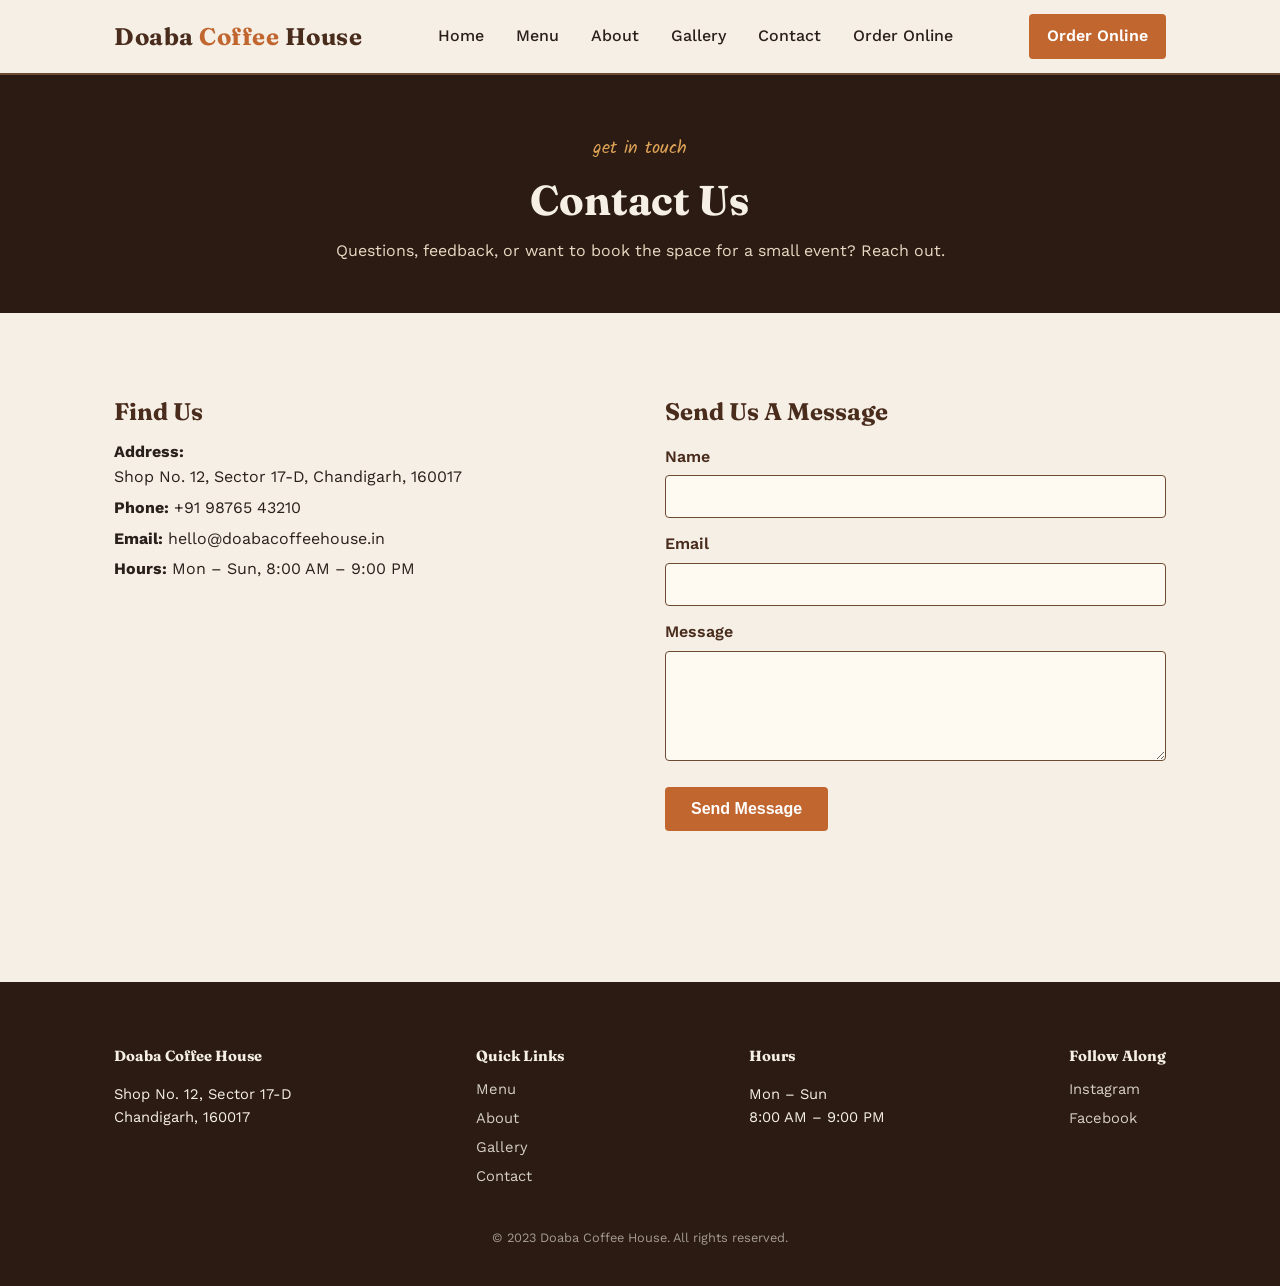
<file: contact.html>
<!DOCTYPE html>
<html lang="en">
<head>
<meta charset="UTF-8">
<meta name="viewport" content="width=device-width, initial-scale=1.0">
<title>Contact | Doaba Coffee House, Chandigarh</title>
<meta name="description" content="Get in touch with Doaba Coffee House in Sector 17-D, Chandigarh. Phone, email, address and a contact form.">
<link rel="preconnect" href="https://fonts.googleapis.com">
<link href="https://fonts.googleapis.com/css2?family=Fraunces:opsz,wght@9..144,400;9..144,600;9..144,700&family=Work+Sans:wght@400;500;600;700&family=Kalam:wght@400;700&display=swap" rel="stylesheet">
<link rel="stylesheet" href="styles.css">
</head>
<body>

<header>
  <nav>
    <a href="index.html" class="logo">Doaba <span>Coffee</span> House</a>
    <button class="hamburger" id="hamburgerBtn" aria-label="Open menu">&#9776;</button>
    <ul class="nav-links" id="navLinks">
      <li><a href="index.html">Home</a></li>
      <li><a href="menu.html">Menu</a></li>
      <li><a href="about.html">About</a></li>
      <li><a href="gallery.html">Gallery</a></li>
      <li><a href="contact.html">Contact</a></li>
      <li><a href="#" class="nav-cta-mobile">Order Online</a></li>
    </ul>
    <a href="#" class="nav-cta">Order Online</a>
  </nav>
</header>

<div class="page-banner">
  <span class="section-label script" style="color:#e0a458;">get in touch</span>
  <h1>Contact Us</h1>
  <p>Questions, feedback, or want to book the space for a small event? Reach out.</p>
</div>

<section>
  <div class="wrap contact-grid">
    <div class="contact-info">
      <h2>Find Us</h2>
      <p><strong>Address:</strong><br>Shop No. 12, Sector 17-D, Chandigarh, 160017</p>
      <p><strong>Phone:</strong> +91 98765 43210</p>
      <p><strong>Email:</strong> hello@doabacoffeehouse.in</p>
      <p><strong>Hours:</strong> Mon – Sun, 8:00 AM – 9:00 PM</p>
      <div class="map-embed">
        <iframe src="https://www.google.com/maps?q=Sector+17,+Chandigarh&output=embed" loading="lazy" allowfullscreen title="Map to Doaba Coffee House"></iframe>
      </div>
    </div>
    <div>
      <h2>Send Us A Message</h2>
      <form class="contact-form" id="contactForm">
        <label for="cName">Name</label>
        <input type="text" id="cName" required>
        <label for="cEmail">Email</label>
        <input type="email" id="cEmail" required>
        <label for="cMsg">Message</label>
        <textarea id="cMsg" required></textarea>
        <button type="submit">Send Message</button>
        <p class="contact-msg" id="contactMsg">Thanks, we'll get back to you!</p>
      </form>
    </div>
  </div>
</section>

<footer>
  <div class="wrap footer-grid">
    <div class="footer-col">
      <h4>Doaba Coffee House</h4>
      <p>Shop No. 12, Sector 17-D<br>Chandigarh, 160017</p>
    </div>
    <div class="footer-col">
      <h4>Quick Links</h4>
      <ul>
        <li><a href="menu.html">Menu</a></li>
        <li><a href="about.html">About</a></li>
        <li><a href="gallery.html">Gallery</a></li>
        <li><a href="contact.html">Contact</a></li>
      </ul>
    </div>
    <div class="footer-col">
      <h4>Hours</h4>
      <p>Mon – Sun<br>8:00 AM – 9:00 PM</p>
    </div>
    <div class="footer-col">
      <h4>Follow Along</h4>
      <ul>
        <li><a href="#">Instagram</a></li>
        <li><a href="#">Facebook</a></li>
      </ul>
    </div>
  </div>
  <p class="copyright">&copy; 2023 Doaba Coffee House. All rights reserved.</p>
</footer>
<script>
  const hamburgerBtn = document.getElementById('hamburgerBtn');
  const navLinks = document.getElementById('navLinks');
  hamburgerBtn.addEventListener('click', () => navLinks.classList.toggle('open'));
  document.querySelectorAll('.nav-links a').forEach(a => a.addEventListener('click', () => navLinks.classList.remove('open')));

  const contactForm = document.getElementById('contactForm');
  contactForm.addEventListener('submit', function(e){
    e.preventDefault();
    document.getElementById('contactMsg').style.display = 'block';
    contactForm.reset();
  });
</script>
</body>
</html>
</file>
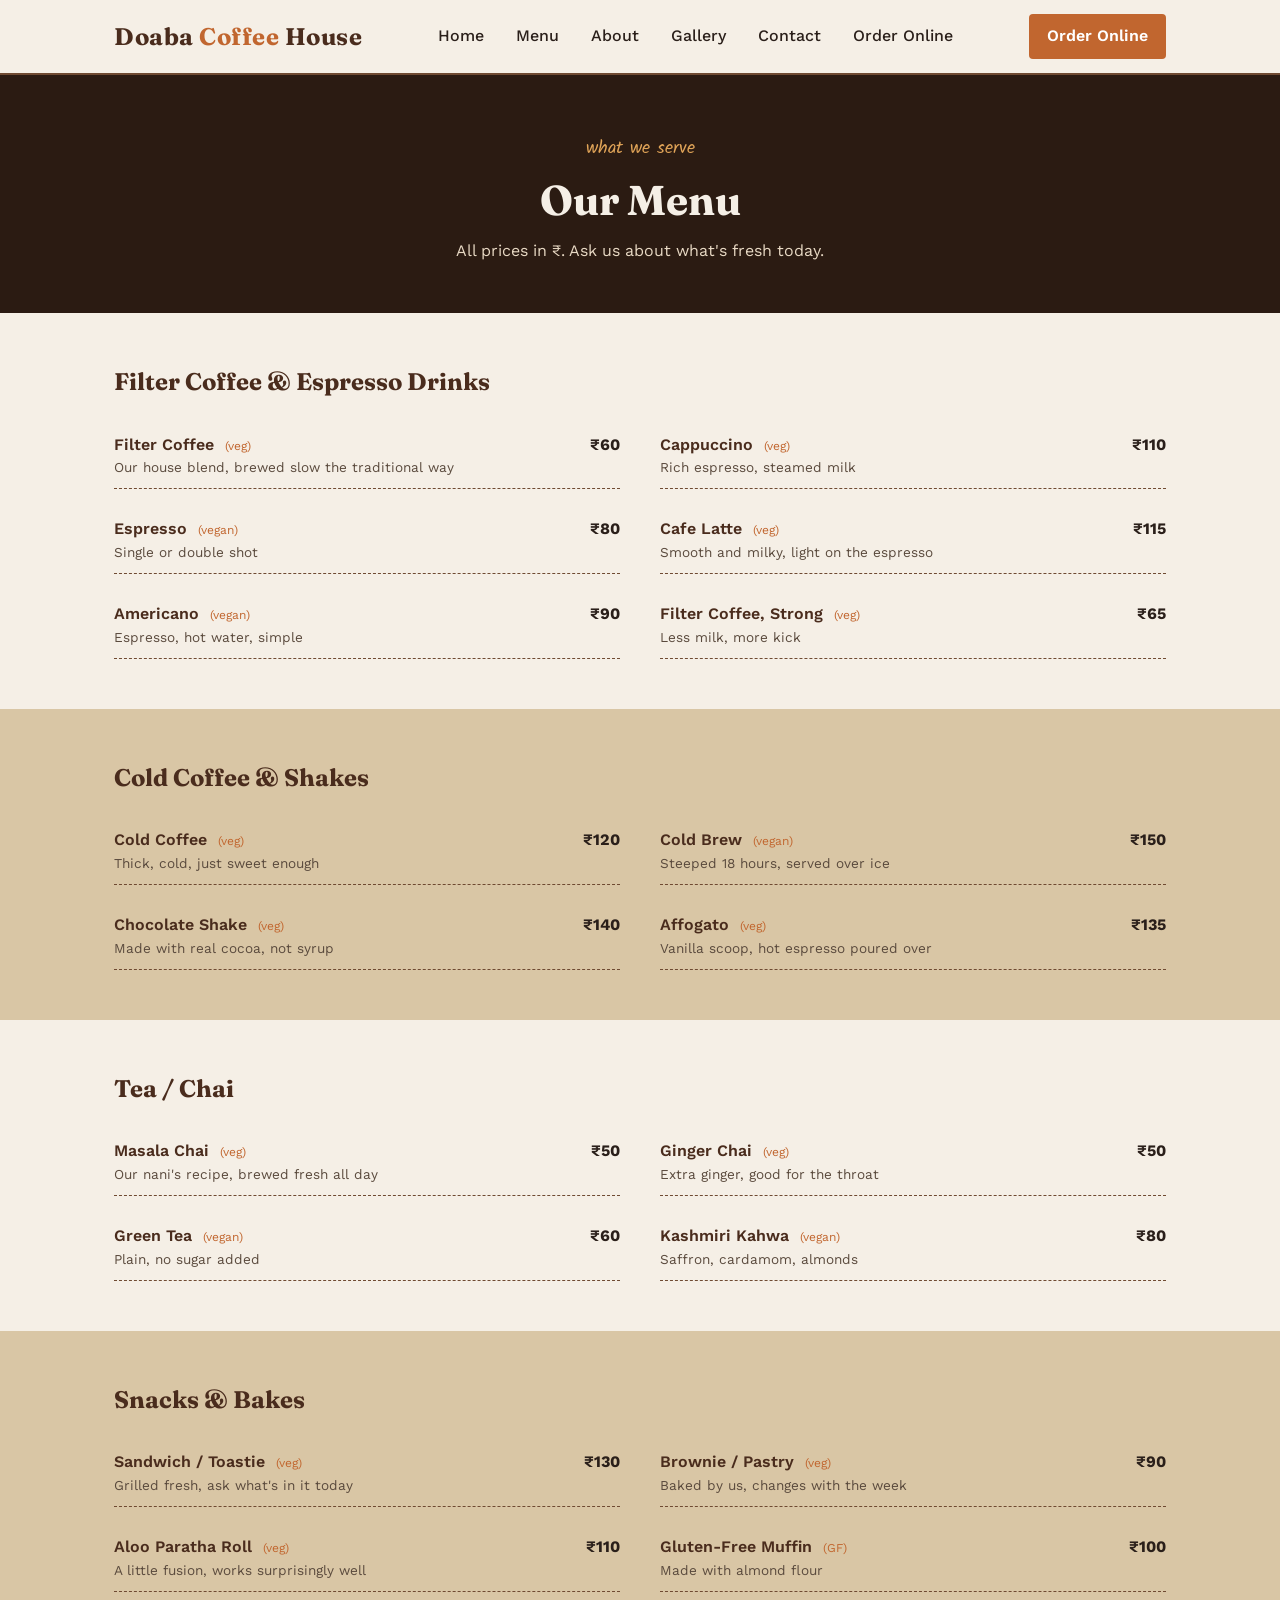
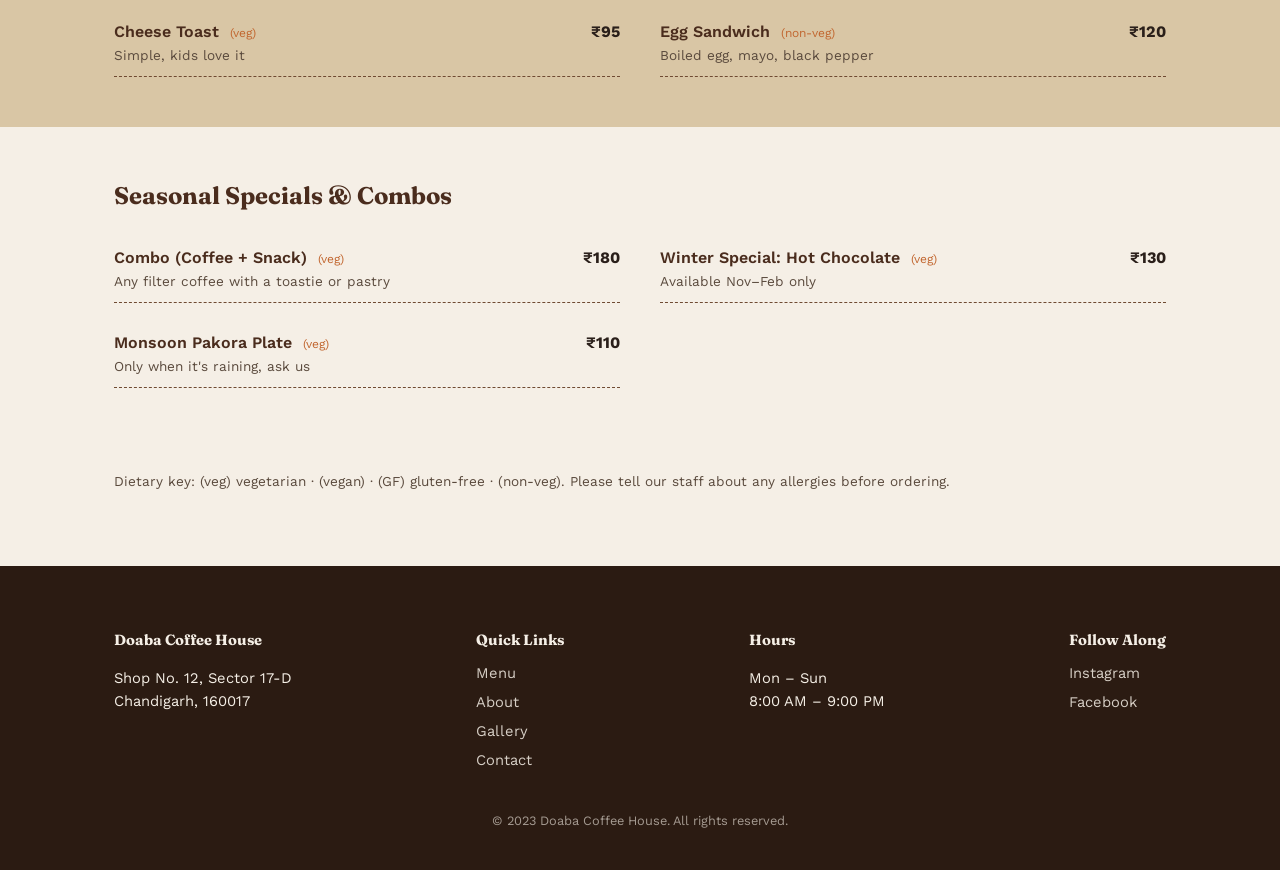
<file: menu.html>
<!DOCTYPE html>
<html lang="en">
<head>
<meta charset="UTF-8">
<meta name="viewport" content="width=device-width, initial-scale=1.0">
<title>Menu | Doaba Coffee House, Sector 17, Chandigarh</title>
<meta name="description" content="Full menu for Doaba Coffee House in Sector 17, Chandigarh - filter coffee, cold coffee, chai, snacks and seasonal specials, priced in rupees.">
<link rel="preconnect" href="https://fonts.googleapis.com">
<link href="https://fonts.googleapis.com/css2?family=Fraunces:opsz,wght@9..144,400;9..144,600;9..144,700&family=Work+Sans:wght@400;500;600;700&family=Kalam:wght@400;700&display=swap" rel="stylesheet">
<link rel="stylesheet" href="styles.css">
</head>
<body>

<header>
  <nav>
    <a href="index.html" class="logo">Doaba <span>Coffee</span> House</a>
    <button class="hamburger" id="hamburgerBtn" aria-label="Open menu">&#9776;</button>
    <ul class="nav-links" id="navLinks">
      <li><a href="index.html">Home</a></li>
      <li><a href="menu.html">Menu</a></li>
      <li><a href="about.html">About</a></li>
      <li><a href="gallery.html">Gallery</a></li>
      <li><a href="contact.html">Contact</a></li>
      <li><a href="#" class="nav-cta-mobile">Order Online</a></li>
    </ul>
    <a href="#" class="nav-cta">Order Online</a>
  </nav>
</header>

<div class="page-banner">
  <span class="section-label script" style="color:#e0a458;">what we serve</span>
  <h1>Our Menu</h1>
  <p>All prices in ₹. Ask us about what's fresh today.</p>
</div>

<section class="menu-category">
  <div class="wrap">
    <h2>Filter Coffee & Espresso Drinks</h2>
    <div class="full-menu-grid">
      <div class="menu-line"><span class="item-name">Filter Coffee <span class="diet">(veg)</span><span class="item-desc">Our house blend, brewed slow the traditional way</span></span><span class="item-price">₹60</span></div>
      <div class="menu-line"><span class="item-name">Cappuccino <span class="diet">(veg)</span><span class="item-desc">Rich espresso, steamed milk</span></span><span class="item-price">₹110</span></div>
      <div class="menu-line"><span class="item-name">Espresso <span class="diet">(vegan)</span><span class="item-desc">Single or double shot</span></span><span class="item-price">₹80</span></div>
      <div class="menu-line"><span class="item-name">Cafe Latte <span class="diet">(veg)</span><span class="item-desc">Smooth and milky, light on the espresso</span></span><span class="item-price">₹115</span></div>
      <div class="menu-line"><span class="item-name">Americano <span class="diet">(vegan)</span><span class="item-desc">Espresso, hot water, simple</span></span><span class="item-price">₹90</span></div>
      <div class="menu-line"><span class="item-name">Filter Coffee, Strong <span class="diet">(veg)</span><span class="item-desc">Less milk, more kick</span></span><span class="item-price">₹65</span></div>
    </div>
  </div>
</section>

<section class="menu-category">
  <div class="wrap">
    <h2>Cold Coffee & Shakes</h2>
    <div class="full-menu-grid">
      <div class="menu-line"><span class="item-name">Cold Coffee <span class="diet">(veg)</span><span class="item-desc">Thick, cold, just sweet enough</span></span><span class="item-price">₹120</span></div>
      <div class="menu-line"><span class="item-name">Cold Brew <span class="diet">(vegan)</span><span class="item-desc">Steeped 18 hours, served over ice</span></span><span class="item-price">₹150</span></div>
      <div class="menu-line"><span class="item-name">Chocolate Shake <span class="diet">(veg)</span><span class="item-desc">Made with real cocoa, not syrup</span></span><span class="item-price">₹140</span></div>
      <div class="menu-line"><span class="item-name">Affogato <span class="diet">(veg)</span><span class="item-desc">Vanilla scoop, hot espresso poured over</span></span><span class="item-price">₹135</span></div>
    </div>
  </div>
</section>

<section class="menu-category">
  <div class="wrap">
    <h2>Tea / Chai</h2>
    <div class="full-menu-grid">
      <div class="menu-line"><span class="item-name">Masala Chai <span class="diet">(veg)</span><span class="item-desc">Our nani's recipe, brewed fresh all day</span></span><span class="item-price">₹50</span></div>
      <div class="menu-line"><span class="item-name">Ginger Chai <span class="diet">(veg)</span><span class="item-desc">Extra ginger, good for the throat</span></span><span class="item-price">₹50</span></div>
      <div class="menu-line"><span class="item-name">Green Tea <span class="diet">(vegan)</span><span class="item-desc">Plain, no sugar added</span></span><span class="item-price">₹60</span></div>
      <div class="menu-line"><span class="item-name">Kashmiri Kahwa <span class="diet">(vegan)</span><span class="item-desc">Saffron, cardamom, almonds</span></span><span class="item-price">₹80</span></div>
    </div>
  </div>
</section>

<section class="menu-category">
  <div class="wrap">
    <h2>Snacks & Bakes</h2>
    <div class="full-menu-grid">
      <div class="menu-line"><span class="item-name">Sandwich / Toastie <span class="diet">(veg)</span><span class="item-desc">Grilled fresh, ask what's in it today</span></span><span class="item-price">₹130</span></div>
      <div class="menu-line"><span class="item-name">Brownie / Pastry <span class="diet">(veg)</span><span class="item-desc">Baked by us, changes with the week</span></span><span class="item-price">₹90</span></div>
      <div class="menu-line"><span class="item-name">Aloo Paratha Roll <span class="diet">(veg)</span><span class="item-desc">A little fusion, works surprisingly well</span></span><span class="item-price">₹110</span></div>
      <div class="menu-line"><span class="item-name">Gluten-Free Muffin <span class="diet">(GF)</span><span class="item-desc">Made with almond flour</span></span><span class="item-price">₹100</span></div>
      <div class="menu-line"><span class="item-name">Cheese Toast <span class="diet">(veg)</span><span class="item-desc">Simple, kids love it</span></span><span class="item-price">₹95</span></div>
      <div class="menu-line"><span class="item-name">Egg Sandwich <span class="diet">(non-veg)</span><span class="item-desc">Boiled egg, mayo, black pepper</span></span><span class="item-price">₹120</span></div>
    </div>
  </div>
</section>

<section class="menu-category">
  <div class="wrap">
    <h2>Seasonal Specials & Combos</h2>
    <div class="full-menu-grid">
      <div class="menu-line"><span class="item-name">Combo (Coffee + Snack) <span class="diet">(veg)</span><span class="item-desc">Any filter coffee with a toastie or pastry</span></span><span class="item-price">₹180</span></div>
      <div class="menu-line"><span class="item-name">Winter Special: Hot Chocolate <span class="diet">(veg)</span><span class="item-desc">Available Nov–Feb only</span></span><span class="item-price">₹130</span></div>
      <div class="menu-line"><span class="item-name">Monsoon Pakora Plate <span class="diet">(veg)</span><span class="item-desc">Only when it's raining, ask us</span></span><span class="item-price">₹110</span></div>
    </div>
  </div>
</section>

<div class="wrap" style="padding:20px 24px 60px;">
  <p style="font-size:.85rem; color:#5a4a3d;">Dietary key: (veg) vegetarian &middot; (vegan) &middot; (GF) gluten-free &middot; (non-veg). Please tell our staff about any allergies before ordering.</p>
</div>

<footer>
  <div class="wrap footer-grid">
    <div class="footer-col">
      <h4>Doaba Coffee House</h4>
      <p>Shop No. 12, Sector 17-D<br>Chandigarh, 160017</p>
    </div>
    <div class="footer-col">
      <h4>Quick Links</h4>
      <ul>
        <li><a href="menu.html">Menu</a></li>
        <li><a href="about.html">About</a></li>
        <li><a href="gallery.html">Gallery</a></li>
        <li><a href="contact.html">Contact</a></li>
      </ul>
    </div>
    <div class="footer-col">
      <h4>Hours</h4>
      <p>Mon – Sun<br>8:00 AM – 9:00 PM</p>
    </div>
    <div class="footer-col">
      <h4>Follow Along</h4>
      <ul>
        <li><a href="#">Instagram</a></li>
        <li><a href="#">Facebook</a></li>
      </ul>
    </div>
  </div>
  <p class="copyright">&copy; 2023 Doaba Coffee House. All rights reserved.</p>
</footer>
<script>
  const hamburgerBtn = document.getElementById('hamburgerBtn');
  const navLinks = document.getElementById('navLinks');
  hamburgerBtn.addEventListener('click', () => navLinks.classList.toggle('open'));
  document.querySelectorAll('.nav-links a').forEach(a => a.addEventListener('click', () => navLinks.classList.remove('open')));
</script>
</body>
</html>
</file>
<file: styles.css>
:root{
    --cream:#F5EFE6;
    --espresso:#2B1B12;
    --brown:#4A2C1D;
    --brown-light:#6F4A32;
    --terracotta:#C1662F;
    --kraft:#D9C6A5;
    --charcoal:#2A1F1A;
  }
  *{box-sizing:border-box;}
  html{scroll-behavior:smooth;}
  body{
    margin:0;
    background:var(--cream);
    color:var(--charcoal);
    font-family:'Work Sans', sans-serif;
    line-height:1.55;
  }
  h1,h2,h3{
    font-family:'Fraunces', serif;
    color:var(--brown);
    margin:0 0 .4em 0;
  }
  .script{font-family:'Kalam', cursive;}
  a{color:inherit;}
  img{max-width:100%; display:block;}
  .wrap{max-width:1100px; margin:0 auto; padding:0 24px;}

  /* kraft paper texture (css only, no external images) */
  .kraft-texture{
    background-color:var(--kraft);
    background-image:
      repeating-linear-gradient(0deg, rgba(74,44,29,0.03) 0px, rgba(74,44,29,0.03) 1px, transparent 1px, transparent 3px),
      repeating-linear-gradient(90deg, rgba(74,44,29,0.02) 0px, rgba(74,44,29,0.02) 1px, transparent 1px, transparent 4px);
  }
  .wood-texture{
    background-color:var(--espresso);
    background-image: repeating-linear-gradient(100deg, rgba(255,255,255,0.02) 0px, rgba(255,255,255,0.02) 2px, transparent 2px, transparent 22px);
  }

  /* NAVBAR */
  header{
    position:sticky; top:0; z-index:50;
    background:var(--cream);
    border-bottom:2px solid var(--brown-light);
  }
  nav{
    display:flex; align-items:center; justify-content:space-between;
    max-width:1100px; margin:0 auto; padding:14px 24px;
  }
  .logo{
    font-family:'Fraunces', serif; font-size:1.5rem; font-weight:700;
    color:var(--brown); text-decoration:none; letter-spacing:.5px;
  }
  .logo span{color:var(--terracotta);}
  .nav-links{
    display:flex; gap:28px; list-style:none; margin:0; padding:0;
    font-weight:500;
  }
  .nav-links a{text-decoration:none; color:var(--charcoal); padding:4px 2px;}
  .nav-links a:hover{color:var(--terracotta); border-bottom:2px solid var(--terracotta);}
  .nav-cta{
    background:var(--terracotta); color:#fff !important; padding:10px 18px;
    border-radius:4px; text-decoration:none; font-weight:600; white-space:nowrap;
  }
  .nav-cta:hover{background:#a5541f;}
  .hamburger{display:none; background:none; border:none; font-size:1.8rem; color:var(--brown); cursor:pointer;}

  @media (max-width:820px){
    .nav-links{
      position:fixed; top:64px; right:0; height:calc(100% - 64px); width:220px;
      background:var(--kraft); flex-direction:column; padding:24px; gap:20px;
      transform:translateX(100%); transition:transform .25s ease; box-shadow:-4px 0 10px rgba(0,0,0,.15);
    }
    .nav-links.open{transform:translateX(0);}
    .hamburger{display:block;}
    .nav-cta{display:none;}
    .nav-links .nav-cta-mobile{display:inline-block; background:var(--terracotta); color:#fff; padding:10px 16px; border-radius:4px; text-align:center;}
  }

  /* HERO */
  .hero{
    position:relative;
    min-height:88vh;
    display:flex; align-items:center; justify-content:center;
    text-align:center;
    background:
      linear-gradient(rgba(30,18,10,0.6), rgba(30,18,10,0.65)),
      url('https://images.pexels.com/photos/34153867/pexels-photo-34153867.jpeg?auto=compress&cs=tinysrgb&w=1920') center 62%/cover no-repeat;
    color:var(--cream);
    padding:40px 20px;
    overflow:hidden;
  }
  .steam{position:absolute; opacity:.5;}
  .hero-content{position:relative; z-index:2; max-width:640px;}
  .hero h1{
    color:var(--cream);
    font-size:3.4rem;
    font-weight:700;
    line-height:1.08;
    letter-spacing:.5px;
    margin-top:0;
    /* intentionally a touch large / not perfectly centered-feeling */
  }
  .hero p.sub{
    font-size:1.2rem; margin:18px 0 30px 0; color:#EFE3D3;
  }
  .hero-ctas{display:flex; gap:16px; justify-content:center; flex-wrap:wrap;}
  .btn-primary{
    background:var(--terracotta); color:#fff; padding:14px 28px;
    border-radius:6px; text-decoration:none; font-weight:600; font-size:1.05rem;
    box-shadow:0 4px 0 #8f4519;
    display:inline-block;
  }
  .btn-primary:hover{transform:translateY(2px); box-shadow:0 2px 0 #8f4519;}
  .btn-secondary{
    background:transparent; color:var(--cream); padding:14px 26px;
    border:2px solid var(--cream); border-radius:2px; text-decoration:none; font-weight:600;
  }
  .btn-secondary:hover{background:rgba(255,255,255,0.12);}

  section{padding:70px 0;}
  .section-label{
    font-family:'Kalam', cursive; color:var(--terracotta); font-size:1.1rem;
    display:block; margin-bottom:6px;
  }

  /* torn paper divider */
  .torn{
    height:34px; width:100%;
    background:var(--cream);
    clip-path: polygon(0% 100%, 3% 40%, 7% 90%, 12% 30%, 17% 80%, 22% 20%, 28% 70%, 33% 10%, 39% 60%, 45% 15%, 51% 75%, 57% 25%, 63% 65%, 69% 5%, 75% 55%, 81% 20%, 87% 70%, 93% 15%, 100% 60%, 100% 100%);
  }

  /* ABOUT */
  .about{background:var(--cream);}
  .about-grid{display:grid; grid-template-columns:1fr 1.15fr; gap:50px; align-items:center;}
  @media (max-width:760px){.about-grid{grid-template-columns:1fr;}}
  .about-photo{
    height:380px; border-radius:6px;
    background:linear-gradient(160deg,#8a5a3a,#4a2c1d 60%, #2b1b12);
    position:relative; overflow:hidden;
    box-shadow:0 10px 24px rgba(43,27,18,.25);
    transform:rotate(-1.2deg);
  }
    .badge-row{display:flex; gap:14px; margin-top:22px; flex-wrap:wrap;}
  .badge{
    background:var(--kraft); padding:8px 14px; border-radius:20px; font-size:.85rem; font-weight:600;
    border:1px solid var(--brown-light);
  }

  /* MENU PREVIEW */
  .menu-preview{background:var(--kraft);}
  .menu-grid{
    display:grid; grid-template-columns:repeat(3,1fr); gap:22px; margin-top:36px;
  }
  @media (max-width:760px){.menu-grid{grid-template-columns:1fr 1fr;}}
  @media (max-width:520px){.menu-grid{grid-template-columns:1fr;}}
  .menu-card{
    background:var(--cream); padding:18px; border-radius:8px;
    box-shadow:0 3px 8px rgba(43,27,18,.12);
  }
  /* intentionally mismatched corner styles on a couple of cards */
  .menu-card:nth-child(2){border-radius:2px;}
  .menu-card:nth-child(5){border-radius:16px;}
  .menu-photo{
    height:130px; border-radius:6px; margin-bottom:12px;
  }
              .menu-card h3{font-size:1.15rem; margin-bottom:4px;}
  .menu-card .desc{font-size:.92rem; color:#5a4a3d; margin-bottom:10px;}
  .menu-card .price{font-weight:700; color:var(--terracotta); font-size:1.05rem;}
  .menu-card:hover{background:#fffaf1;} /* simple, snappy hover, no transition */
  .center-btn{text-align:center; margin-top:36px;}
  .btn-outline{
    border:2px solid var(--brown); color:var(--brown); padding:12px 26px;
    border-radius:4px; text-decoration:none; font-weight:600; display:inline-block;
  }
  .btn-outline:hover{background:var(--brown); color:#fff;}

  /* SIGNATURE DRINK */
  .signature{background:var(--espresso); color:var(--cream);}
  .sig-grid{display:grid; grid-template-columns:1fr 1fr; gap:50px; align-items:center;}
  @media (max-width:760px){.sig-grid{grid-template-columns:1fr;}}
  .sig-photo{ height:340px; border-radius:8px; }
    .sig-grid h2{color:var(--cream);}

  /* GALLERY STRIP */
  .gallery{background:var(--cream);}
  .gallery-strip{
    display:flex; gap:16px; overflow-x:auto; padding:20px 0 10px 0;
    scrollbar-width:thin;
  }
  .gallery-strip .g-item{
    min-width:220px; height:220px; border-radius:6px; flex-shrink:0;
  }
            
  /* TESTIMONIALS */
  .testimonials{background:var(--kraft);}
  .test-grid{
    display:grid; grid-template-columns:repeat(3,1fr); gap:22px; margin-top:36px;
  }
  @media (max-width:760px){.test-grid{grid-template-columns:1fr;}}
  .test-card{
    background:#FFFDF8; padding:24px 20px; border-radius:4px;
    box-shadow:0 6px 14px rgba(43,27,18,.15);
    transform:rotate(-.6deg);
    position:relative;
  }
  .test-card:nth-child(2){transform:rotate(.7deg);}
  .test-card:nth-child(3){transform:rotate(-.3deg);}
  .test-card p{font-family:'Kalam', cursive; font-size:1.05rem; color:var(--charcoal);}
  .test-card .name{font-weight:700; margin-top:10px; font-family:'Work Sans', sans-serif; color:var(--brown);}

  /* LOCATION */
  .location{background:var(--cream);}
  .loc-grid{display:grid; grid-template-columns:1fr 1fr; gap:40px;}
  @media (max-width:760px){.loc-grid{grid-template-columns:1fr;}}
  .map-embed iframe{width:100%; height:300px; border:0; border-radius:6px;}
  .hours-table{width:100%; border-collapse:collapse; margin-top:14px;}
  .hours-table td{padding:6px 4px; border-bottom:1px solid var(--kraft);}
  .storefront-photo{ height:220px; border-radius:6px; margin-top:18px; }
  
  /* NEWSLETTER */
  .newsletter{background:var(--brown); color:var(--cream); text-align:center;}
  .newsletter h2{color:var(--cream);}
  .nl-form{display:flex; gap:10px; justify-content:center; margin-top:20px; flex-wrap:wrap;}
  .nl-form input{
    padding:12px 14px; border-radius:4px; border:none; width:280px; font-size:1rem;
  }
  .nl-form button{
    padding:12px 22px; border-radius:4px; border:none; background:var(--terracotta); color:#fff;
    font-weight:600; cursor:pointer; font-size:1rem;
  }
  .nl-form button:hover{background:#a5541f;}
  .nl-msg{margin-top:12px; font-family:'Kalam', cursive; display:none;}

  /* FOOTER */
  footer{background:var(--espresso); color:var(--cream); padding:44px 0 26px 0; font-size:.92rem;}
  .footer-grid{display:flex; justify-content:space-between; flex-wrap:wrap; gap:24px;}
  .footer-grid a{text-decoration:none; color:var(--cream); opacity:.85;}
  .footer-grid a:hover{opacity:1; color:var(--terracotta);}
  .footer-col h4{font-family:'Fraunces', serif; color:var(--cream); margin-bottom:10px;}
  .footer-col ul{list-style:none; padding:0; margin:0;}
  .footer-col li{margin-bottom:6px;}
  .copyright{text-align:center; margin-top:34px; opacity:.6; font-size:.8rem;}

  .fade-in{opacity:0; transform:translateY(14px);}
  .fade-in.shown{opacity:1; transform:none; transition:opacity .5s ease, transform .5s ease;}

/* ---- Sub-page banner (Menu/About/Gallery/Contact) ---- */
.page-banner{
  background:var(--espresso); color:var(--cream); text-align:center;
  padding:60px 20px 50px 20px;
}
.page-banner h1{color:var(--cream); font-size:2.6rem; margin-bottom:6px;}
.page-banner p{color:#e8d9c4; margin:0;}

/* ---- Full menu page ---- */
.menu-category{padding:50px 0;}
.menu-category:nth-child(even){background:var(--kraft);}
.menu-category h2{margin-bottom:22px;}
.full-menu-grid{
  display:grid; grid-template-columns:1fr 1fr; gap:18px 40px;
}
@media (max-width:650px){.full-menu-grid{grid-template-columns:1fr;}}
.menu-line{
  display:flex; justify-content:space-between; align-items:baseline;
  border-bottom:1px dashed var(--brown-light); padding:10px 0;
  gap:10px;
}
.menu-line .item-name{font-weight:600; color:var(--brown);}
.menu-line .item-name .diet{font-size:.75rem; margin-left:6px; font-weight:400; color:var(--terracotta);}
.menu-line .item-desc{font-size:.85rem; color:#5a4a3d; display:block; font-weight:400;}
.menu-line .item-price{font-weight:700; white-space:nowrap;}

/* ---- About page ---- */
.team-grid{display:grid; grid-template-columns:repeat(3,1fr); gap:26px; margin-top:30px;}
@media (max-width:700px){.team-grid{grid-template-columns:1fr 1fr;}}
@media (max-width:480px){.team-grid{grid-template-columns:1fr;}}
.team-card{text-align:center;}
.team-photo{
  height:180px; border-radius:8px; margin-bottom:12px;
}
.team-card h3{margin-bottom:2px; font-size:1.1rem;}
.team-card .role{color:var(--terracotta); font-weight:600; font-size:.9rem; margin-bottom:8px;}

.sourcing-block{display:grid; grid-template-columns:1fr 1fr; gap:40px; align-items:center; margin-top:40px;}
@media (max-width:700px){.sourcing-block{grid-template-columns:1fr;}}
.sourcing-photo{ height:260px; border-radius:8px; }

/* ---- Gallery page ---- */
.full-gallery-grid{
  display:grid; grid-template-columns:repeat(4,1fr); gap:14px; margin-top:30px;
}
@media (max-width:800px){.full-gallery-grid{grid-template-columns:repeat(3,1fr);}}
@media (max-width:560px){.full-gallery-grid{grid-template-columns:repeat(2,1fr);}}
.full-gallery-grid .g-full{
  height:180px; border-radius:6px; cursor:pointer;
}

.lightbox{
  display:none; position:fixed; inset:0; background:rgba(20,12,8,.88);
  z-index:200; align-items:center; justify-content:center;
}
.lightbox.open{display:flex;}
.lightbox-inner{
  width:min(560px, 88vw); height:min(420px, 60vh); border-radius:8px;
  position:relative; background:#2b1b12;
}
.lightbox-close{
  position:absolute; top:-40px; right:0; color:#fff; font-size:1.8rem;
  background:none; border:none; cursor:pointer;
}

/* ---- Contact page ---- */
.contact-grid{display:grid; grid-template-columns:1fr 1fr; gap:50px; margin-top:10px;}
@media (max-width:760px){.contact-grid{grid-template-columns:1fr;}}
.contact-form label{display:block; font-weight:600; margin:14px 0 6px 0; color:var(--brown);}
.contact-form input, .contact-form textarea{
  width:100%; padding:11px 12px; border:1px solid var(--brown-light); border-radius:4px;
  font-family:'Work Sans', sans-serif; font-size:1rem; background:#fffaf1;
}
.contact-form textarea{resize:vertical; min-height:110px;}
.contact-form button{
  margin-top:18px; background:var(--terracotta); color:#fff; border:none;
  padding:13px 26px; border-radius:4px; font-weight:600; font-size:1rem; cursor:pointer;
}
.contact-form button:hover{background:#a5541f;}
.contact-msg{display:none; margin-top:14px; font-family:'Kalam', cursive; color:var(--brown); font-size:1.05rem;}
.contact-info p{margin:6px 0;}
.contact-info .map-embed iframe{margin-top:16px;}


/* Real photos inside placeholder containers */
.about-photo, .menu-photo, .sig-photo, .g-item, .g-full, .storefront-photo,
.team-photo, .sourcing-photo, .lightbox-inner{
  overflow:hidden;
}
.about-photo img, .menu-photo img, .sig-photo img, .g-item img, .g-full img,
.storefront-photo img, .team-photo img, .sourcing-photo img, .lightbox-inner img{
  width:100%; height:100%; object-fit:cover; display:block;
}
</file>
